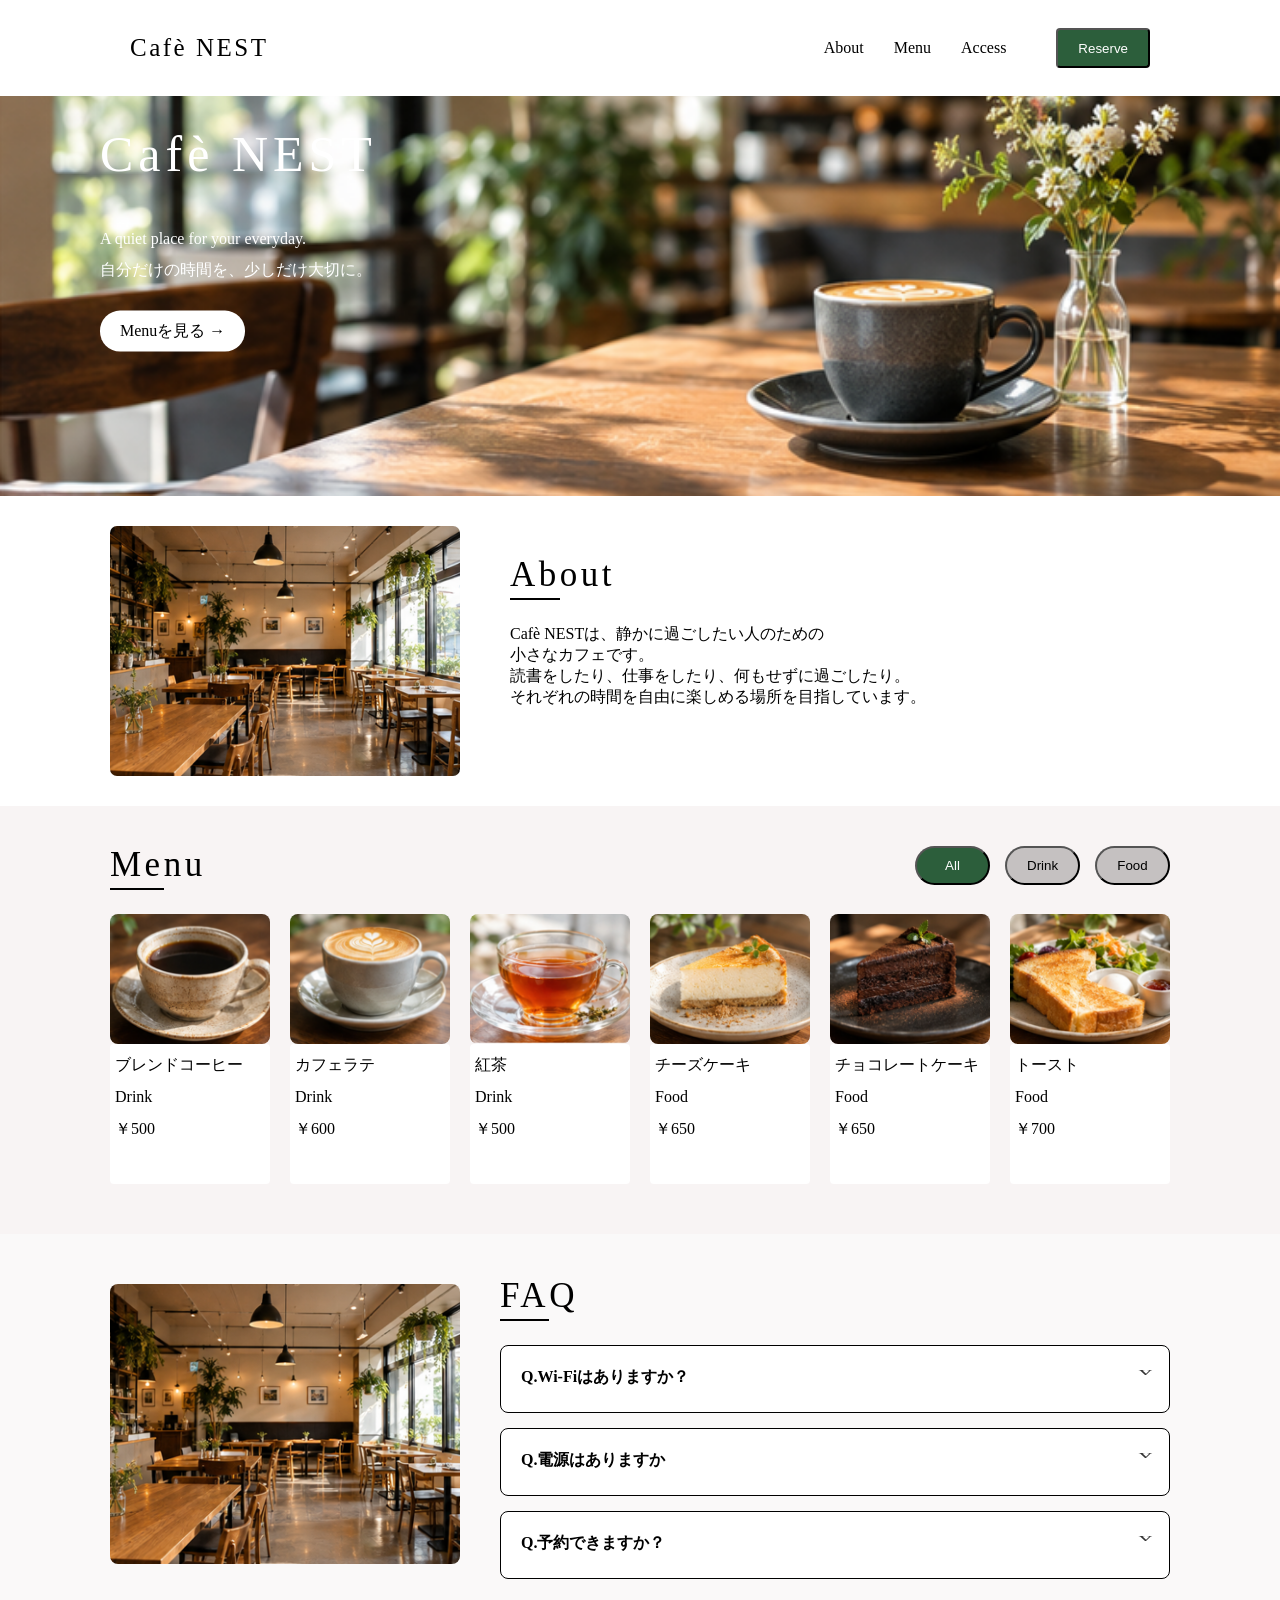
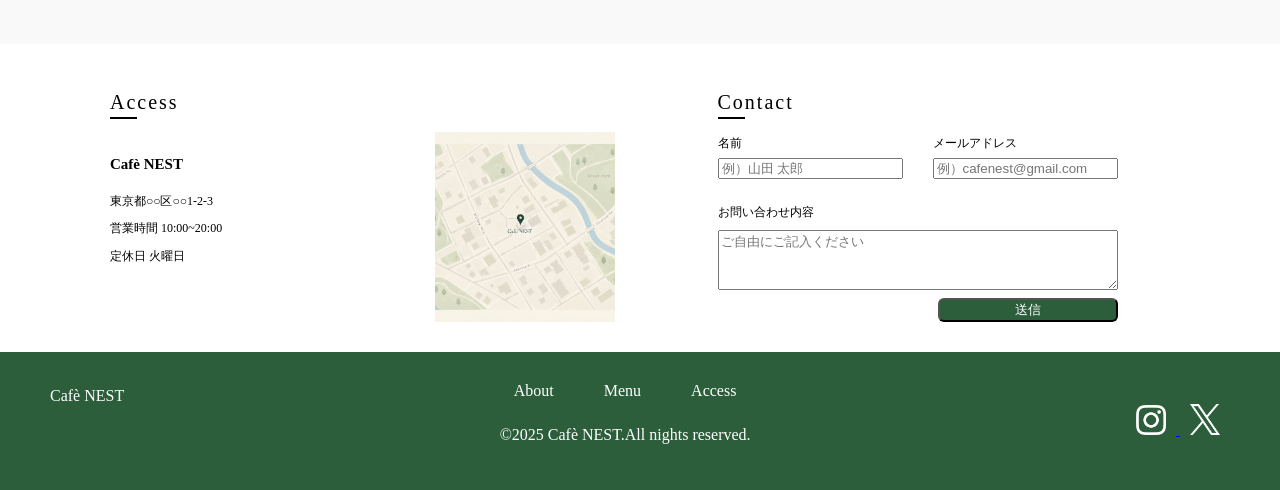
<file: index.html>
<!DOCTYPE html>
<html lang="ja">
<head>
<meta charset="utf-8">
<meta name="viewport" content="width=device-width, initial-scale=1.0">
<link rel="stylesheet" href="css/style.css">
<title>Cafè NEST</title>
</head>
<body>
    <header>
        <a href="index.html" id="logo" class="header">Cafè NEST</a>
        
        <div id="header-inner">
        <nav>
            <a href="#about">About</a>
            <a href="#menu">Menu</a>
            <a href="#access">Access</a>
        </nav>
        <button id="button-reserve">Reserve</button>
        </div>

        <div id="wrapper-hamburger">
        <div class="hamburger-menu">
            <span></span>
            <span></span>
            <span></span>
        </div>

        <div class="overlay"></div>
        

        <nav class="sp-menu">
            <div class="close-btn">
                <span></span>
                <span></span>
                <span></span>
            </div>
            
            <a href="#about">About</a>
            <a href="#menu">Menu</a>
            <a href="#access">Access</a>
        </nav>
        </div>
    </header>

    <main>
        <section id="hero">
        <img src="img/hero.png">
        <div class="hero-content">
        <h1>Cafè NEST</h1>
        <p>A quiet place for your everyday.<br>
        自分だけの時間を、少しだけ大切に。</p>
        <a href="#menu" id="hero-text">Menuを見る →</a>
        </div>
        </section>

        <section id="about">
            <img src="img/cafe_interior.png">
            <div id="about-text">
                <h2><span class="underline">Ab</span>out</h2> 
                <p>Cafè NESTは、静かに過ごしたい人のための<br>
                小さなカフェです。<br>
            読書をしたり、仕事をしたり、何もせずに過ごしたり。<br>
        それぞれの時間を自由に楽しめる場所を目指しています。</p>
            </div>
        </section>

        <section id="menu">
            <div class="menu-inner">
                
            <div class="menu-header">
            <h2><span class="underline">Me</span>nu</h2>
        <div id="menu-txt">
            <button class="menu-btn active">All</button>
            <button class="menu-btn">Drink</button>
            <button class="menu-btn">Food</button>
            </div>
        </div>

            <div id="menu-img">

                <div class="menu-card drink">
                <img src="img/coffee.png">

                    <dl id="coffee">
                        <div class="menu-info">
                        <dt>ブレンドコーヒー</dt>
                        <dd>Drink</dd>
                        </div>
                        <dd class="menu-price">￥500</dd>
                    </dl>
                </div>

                <div class="menu-card drink">
                    <img src="img/latte.png">
                    <dl id="latte">
                        <div class="menu-info">
                        <dt>カフェラテ</dt>
                        <dd>Drink</dd>
                        </div>
                        <dd class="menu-price">￥600</dd>
                    </dl>
                </div>
                
                <div class="menu-card drink">
                <img src="img/tea.png">
                <dl>
                    <div class="menu-info">
                    <dt>紅茶</dt>
                    <dd>Drink</dd>
                    </div>
                    <dd class="menu-price">￥500</dd>
                </dl>
        </div>

                <div class="menu-card food">
                <img src="img/cheesecake.png">
                <dl>
                    <div class="menu-info">
                    <dt>チーズケーキ</dt>
                    <dd>Food</dd>
                    </div>
                    <dd class="menu-price">￥650</dd>
                </dl>
                </div>

                <div class="menu-card food">
                <img src="img/chocolat_cake.png">
                <dl>
                    <div class="menu-info">
                    <dt>チョコレートケーキ</dt>
                    <dd>Food</dd>
                    </div>
                    <dd class="menu-price">￥650</dd>
                </dl>
                </div>

                <div class="menu-card food">
                <img src="img/toast.png">
                <dl>
                    <div class="menu-info">
                    <dt>トースト</dt>
                    <dd>Food</dd>
                    </div>
                    <dd class="menu-price">￥700</dd>
                </dl>
                </div>

            </div>
            </div>
        </section>

        <section id="faq">
            <div id="faq-wrapper">
                    <img src="img/cafe_interior.png">
                    
                    <div class="inner-faq">
                        <h2><span class="underline">FA</span>Q</h2>

                    <div id="wrapper-faq">

                       <div class="faq-card">
                        <div class="faq-content">
                            <h3>Q.Wi-Fiはありますか？</h3>
                            <p class="faq-answer">A.無料Wi-Fiをご利用いただけます。</p>
                        </div>
                        <span class="faq-icon">v</span>
                    </div>

                    <div class="faq-card">
                        <div class="faq-content">
                        <h3>Q.電源はありますか</h3>
                        <p class="faq-answer">A.一部の席に電源をご用意しています。</p>
                        </div>
                        <span class="faq-icon">v</span>
                    </div>

                    <div class="faq-card">
                        <div class="faq-content">
                        <h3>Q.予約できますか？</h3>
                        <p class="faq-answer">A.お電話またはＷｅｂフォームからご予約いただけます。</p>
                    </div>
                    <span class="faq-icon">v</span>
                </div>
            </div>
            
            </div>
            </div>
                </section>

                <div id="under">
                <section id="access">
                    <div id="text-access">
                    <h2 class="under-content"><span class="underline">Ac</span>cess</h2>
                    <h3>Cafè NEST</h3>
                    <p>東京都○○区○○1-2-3<br>
                        営業時間 10:00~20:00<br>
                        定休日 火曜日</p>
                    </div>

                    <div id="img-access">
                        <img src="img/map.png" alt="map">
                        </div>
                </section>
                
                <section id="contact">
                        
                        <form>
                            <h2 class="under-content"><span class="underline">Co</span>ntact</h2>
                            <div id="form-wrapper">
                            <div class="wrapper-form">
                            <label class="inner-form" for="name">名前</label>
                            <input id="name"  type="text" name="username" placeholder="例）山田 太郎">
                                </div>
                                <div class="wrapper-form">
                            <label class="inner-form" for="email">メールアドレス</label>
                            <input id="email" type="email" name="usermail" placeholder="例）cafenest@gmail.com">
                                    </div>
                                    </div>
                                    <div class="wrapper-form">
                            <label class="inner-form" for="inquire">お問い合わせ内容</label>
                            <textarea id="inquire" name="contact" placeholder="ご自由にご記入ください"></textarea>
                                        </div>
                            <button type="button" id="send">送信</button>
                        </form>
                </section>
                </div>

                <div id="page-top">
                    <span>▲</span>
                </div>
                
    </main>
    <footer>
                    <div id="footer">

                        <div id="footer-logo">
                        <a href="index.html">Cafè NEST</a>
                        </div>

                        <div id="footer-center">
                        <div id="footer-menu">
                            <a id="footer-about" href="#about">About</a>
                            <a id="footer-menu" href="#menu">Menu</a>
                            <a id="footer-access" href="#access">Access</a>
                        </div>
                        <p id="copy-right">©2025 Cafè NEST.All nights reserved.</p>
                        </div>

                        <div id="icon">
                            <a href="https://www.instagram.com/?hl=ja" target="_blank" rel="noopener noreferrer">
                            <img src="img/instagram.png">
                            </a>
                            <a href="https://x.com/?lang=ja" target="_blank" rel="noopener noreferrer">
                            <img src="img/x.png">
                            </a>
                        </div>

                    </div>
                </footer>
<script src="https://code.jquery.com/jquery-3.7.1.min.js" integrity="sha256-/JqT3SQfawRcv/BIHPThkBvs0OEvtFFmqPF/lYI/Cxo=" crossorigin="anonymous"></script>                
<script src="index.js"></script>
</body>
</html>
</file>
<file: css/style.css>
@charset "UTF-8";

html {
    scroll-behavior: smooth; 
}

#about, #menu, #access {
    scroll-margin-top: 80px; 
}

html, body {
    width: 100%;
    margin: 0;
    padding: 0;
    overflow-x: hidden; 
}

main{
    width: 100%;
    text-align: center;
}

#page-top{
    position: fixed;
    bottom: 20px;
    right: 20px;
    width: 45px;
    height: 45px;
    background-color: #2c5e3b;
    color: #fff;
    border-radius: 50%;
    display: flex;
    justify-content: center;
    align-items: center;
    cursor: pointer;
    opacity: 0;
    visibility: hidden;
    transition: opacity 0.3s;
    z-index: 998;
}

#page-top:hover{
    background-color: #1e3f28; 
}

#page-top span {
    font-size: 14px;
}

#page-top.is-show {
    opacity: 1;
    visibility: visible;
}

#hero, #menu, #faq, #footer {
    width: 100%;
    box-sizing: border-box;
}

header{
    display: flex;
    padding: 0 40px;
    margin: 28px auto;
    max-width: 1100px;
    width: 100%;
    box-sizing: border-box;
    
}

#logo{
    font-family: Georgia, "Times New Roman", serif;
    font-size: 25px;         
    font-weight: normal;     
    letter-spacing: 0.1em;   
    text-decoration: none;
    color: #000;
    margin: auto 0;
}

.hamburger-menu{
    display: none;
}

#header-inner{
    display: flex;
    gap: 50px;
    margin-left: auto;
}

nav{
    display: flex;
    gap: 30px;
    margin: auto 0;
}

nav a{
    color: #000;
    text-decoration: none;
}

#button-reserve{
    background-color: #2c5e3b; 
    color: #fff;               
    padding: 10px 20px 10px 20px;         
    border-radius: 4px;        
    display: inline-block;     
    height: 40px;
    margin: auto 0;
    cursor: pointer;
}

#hero{
    position: relative;
    height: 400px;
    overflow: hidden;
}

#hero img{
    width: 100%;
    height: 100%;
    object-fit: cover;
    object-position: center bottom;
}

.hero-content{
    position: absolute;
    text-align: left;
    bottom: 10px;
    left: 100px;
    transform: translateY(-50%);
    color: #fff;
    z-index: 10;
}

.hero-content h1{
     font-family: Georgia, "Times New Roman", serif;
    font-size: 50px;         
    font-weight: normal;     
    letter-spacing: 0.1em;   
}

.hero-content p{
    line-height: 1.9;
}

#hero-text{
    display: inline-block;
    padding: 10px 20px;
    margin-top: 10px;
    background-color: #fff;
    border-radius: 20px;
    color: #000;
    text-decoration: none;
}

.underline {
    border-bottom: 2px solid #000; 
    padding-bottom: 4px;              
}

#about{
    display: flex;
    text-align: left;
    gap: 50px;
    max-width: 1100px;
    margin: 0 auto;
    padding: 30px 20px;
    box-sizing: border-box;
}

#about h2{
    font-family: Georgia, "Times New Roman", serif;
    font-size: 35px;         
    font-weight: normal;     
    letter-spacing: 0.1em;   
}

#about img{
    border-radius: 7px;
    width: 350px;
    height: 250px;
    object-fit: cover;
    border-radius: 7px;
}

#menu{
    background-color: #f8f4f4;
}

.menu-inner{
    padding: 10px 20px 40px;
    max-width: 1100px;
    margin: 0 auto;
    box-sizing: border-box;
}

.menu-header{
    display: flex;
    align-items: center;
    justify-content: space-between;
    gap: 20px;
}

.menu-header h2{
    font-family: Georgia, "Times New Roman", serif;
    font-size: 35px;         
    font-weight: normal;     
    letter-spacing: 0.1em;   
}

#menu-txt{
    display: flex;
    gap: 15px;
}

#menu-txt button{
    gap: 30px;
    width: 75px;
    background-color: #c5c1c1;
    border-radius: 40px;
    padding: 10px 20px;
    text-align: center;
    cursor: pointer;
    transition: background-color 0.2s;
}

#menu-txt button.active{
    background-color: #2c5e3b;
    color: #fff;
}

#menu-img{
    display: flex;
    gap: 20px;
}

.menu-card{
    display: flex;
    flex-direction: column;
    gap: 0;
    width: 160px;
    height: 280px;
}

.menu-card.is-hidden{
    display: none;
}

#menu-img img{
    width: 160px;
    height: 130px;
    object-fit: cover;
    border-radius: 8px;
}

#menu-img dl{
    background-color: #fff;
    margin: 0;
    padding: 5px;
    border-radius: 4px;
    text-align: left;
    height: 130px;
    line-height: 2;
}

dd{
    margin-inline-start: 0;
}

#faq{
    display: block;
    background-color: #faf9f9;
}

#faq-wrapper {
    display: flex;
    align-items: flex-start;
    text-align: left;
    gap: 40px;
    max-width: 1100px;
    width: 100%;             
    margin: 0 auto;
    padding: 50px 20px;
    box-sizing: border-box;  
}

#faq img {
    max-width: 350px;        
    width: 100%;
    height: 280px;            
    object-fit: cover;
    border-radius: 8px;
}

.inner-faq {
    flex: 1;                 
    min-width: 0;            
    margin-top: -37px;
}

.inner-faq h2{
    font-family: Georgia, "Times New Roman", serif;
    font-size: 35px;         
    font-weight: normal;     
    letter-spacing: 0.1em;   
}


.faq-card {
    display: flex;
    justify-content: space-between;
    align-items: center;
    background-color: #fff;
    border: 1px solid #000;
    border-radius: 8px;
    padding: 15px 20px;
    margin-bottom: 15px;
    line-height: 2;
    width: 100%;             
    box-sizing: border-box;  
    cursor: pointer;
}

.faq-card.is-open .faq-answer {
    display: block;
}

.faq-content{
    display: flex;
    flex-direction: column;
    gap: 8px;
    width: 100%;
}

.faq-card h3{
    margin: 0;
    font-size: 16px;
    font-weight: 600;
    padding-left: 0;
    margin-bottom: 4px;
}

.faq-answer{
    display: none;
    margin: 0;
    font-size: 13px;
    color: #555;
    padding-left: 20px;
    font-size: 13px;
    color: #555;
}

.faq-icon{
    font-size: 14px;
    color: #333;
    display: inline-block;        
    transform: scale(1.9, 0.8) translateY(-9px);   
    transition: transform 0.3s;
}

.faq-card.is-open .faq-icon{
    transform: scale(1.9, 0.8) translateY(-9px) rotate(180deg);
}

#under{
    display: flex;
    justify-content: center;
    align-items: stretch;
    gap: 50px;
    max-width: 1100px;
    width: 100%;
    margin: 0 auto;
    padding: 30px 20px;
    box-sizing: border-box;
}

#access, #contact{
    flex: 1;
    box-sizing: border-box;
}

.under-content{
    font-size: 20px;
}

#access{
    display: flex;
    flex-direction: column;
    justify-content: space-between;
    position: relative;
}

h3{
    font-size: 15px;
    margin-top: 42px;
}

#text-access{
    text-align: left;
}

#text-access p{
    font-size: 12px;
    line-height: 2.3;
}

#access h2{
    font-family: Georgia, "Times New Roman", serif;
    font-weight: normal;     
    letter-spacing: 0.1em;   
}

#access img{
    width: 180px;
    height: 190px;
    object-fit: cover;
    position: absolute;
    bottom: 0;
    right: 0;
    padding-bottom: 0px;
}

#contact form{
    display: flex;
    flex-direction: column;
    max-width: 400px;
    width: 100%;
    margin: 0 auto;
    gap: 5px;
    
}

#contact h2{
    font-family: Georgia, "Times New Roman", serif;
    font-weight: normal;     
    letter-spacing: 0.1em;   
    text-align: left;
}

#contact input,
#contact textarea {
    width: 100%;           
    box-sizing: border-box; 
}

#send{
    background-color: #2c5e3b;
    color: #fff;
    width: 180px;
    text-align: center;
    border-radius: 6px;
    display: block;
    margin-left: auto;
    margin-right: 0;
    cursor: pointer;
}

#form-wrapper{
    display: flex;
    gap: 30px;
    margin-bottom: 20px;
}

.wrapper-form{
    text-align: left;        
    width: 100%;
    display: flex;
    flex-direction: column;
    gap: 7px;
}

.inner-form{
    display: block;
    text-align: left;
    margin-bottom: -1px;
    font-size: 12px;
}

#inquire{
    margin: 3px 0;
    height: 60px;
}

#access,#contact{
    flex: 1;
}

#footer{
    display: flex;
    color: #fff;
    background-color: #2c5e3b;
    justify-content: space-between;
    align-items: center;
    width: 100%;
    padding: 30px 50px;
}

#footer-logo{
    margin-bottom: 50px;
}

#footer-logo a{
        color: #fff;
        text-decoration: none;
    }

#footer-center{
    display: flex;
    flex-direction: column;
    align-items: center;
    text-align: center;
    gap: 10px;
}

#footer-menu{
    display: flex;
    gap: 50px;
}

#footer-about{
    color: #fff;
    text-decoration: none;
}

#footer-menu{
    color: #fff;
    text-decoration: none;
}

#footer-access{
    color: #fff;
    text-decoration: none;
}


#icon img{
    width: 30px;
    height: auto;
    margin: 0 10px;
}

.sp-menu{
    display: none;
}

@media screen and (max-width: 1100px) {
    .menu-inner {
        width: 100%;
        max-width: 1100px;
        margin: 0 auto;
        padding: 10px 20px 40px;
        box-sizing: border-box;
    }

    #menu-img {
        display: grid;
        grid-template-columns: repeat(2, minmax(280px, 460px)); 
        justify-content: center;                
        gap: 40px 20px;                         
        width: 100%;
        max-width: 1000px;                      
        margin: 0 auto;                         
        box-sizing: border-box;
    }

.menu-card {
        width: 410px;            
        display: flex;
        flex-direction: column;  
    }

#menu-img dl {
    text-align: center;      
    margin: 0 auto;
    box-sizing: border-box;
}

.menu-info {
    display: flex;
    flex-direction: column;
    text-align: center;      
    align-items: center;     
}

    #menu-img img {
        width: 100%;             
        height: 160px;
        object-fit: cover;
        border-radius: 8px 8px 0 0; 
    }

    #menu-img dl {
        width: 100%;
        box-sizing: border-box;
        border-radius: 0 0 8px 8px; 
    }
}

@media screen and (max-width: 768px) {

    .overlay{
        display: none;
        position: fixed;
        top: 0;
        left: 0;
        width: 100%;
        height: 100%;
        background: rgba(0, 0, 0, 0.4);
        backdrop-filter: blur(8px);
        z-index: 999;
        cursor: pointer;
    }

    body.menu-open .overlay{
        display: block;
    }

    header {
        display: flex;
        align-items: center;
        justify-content: space-between;
        width: 100%;
        padding: 0 20px;
        margin: 15px 0px;
        box-sizing: border-box;
        gap: 0;
    }

    #header-inner {
        display: none !important; 
    }

    #logo {
    font-size: 20px;
}

    .hamburger-menu {
        display: flex !important;
        flex-direction: column;
        justify-content: space-between;
        width: 25px;
        height: 18px;
        margin: auto 0;
        cursor: pointer;
    }

    .hamburger-menu.open span:nth-child(1) {
    transform: translateY(8px) rotate(45deg);
}
.hamburger-menu.open span:nth-child(2) {
    opacity: 0;
}
.hamburger-menu.open span:nth-child(3) {
    transform: translateY(-8px) rotate(-45deg);
}

    .hamburger-menu span {
        display: block;
        width: 100%;
        height: 2px;
        background-color: #000;
        border-radius: 2px;
    }

    .sp-menu {
        display: block;
        position: fixed;
        top: 0;
        right: -280px;
        width: 280px;
        height: 100%;
        padding-top: 80px;
        background: #212121;
        z-index: 1000;
    }

    .close-btn{
        position: absolute;
        top: 25px;
        left: 25px;
        width: 25px;
        height: 18px;
        cursor: pointer;
        display: flex;
        flex-direction: column;
        justify-content: space-between;
    }

    .close-btn span {
        display: block;
        width: 100%;
        height: 2px;
        background-color: #fff;
        border-radius: 2px;
        transition: transform 0.3s, opacity 0.3s;
    }

    .close-btn span:nth-child(1) {
        transform: translateY(8px) rotate(45deg);
    }
    .close-btn span:nth-child(2) {
        opacity: 0;
    }
    .close-btn span:nth-child(3) {
        transform: translateY(-8px) rotate(-45deg);
    }

    .sp-menu a{
        display: block;
        color: #fff;
        text-decoration: none;
        padding: 15px 30px;
        font-size: 16px;
        text-align: left;
    }

    #hero{
    height: 230px;
}

    #hero img {
        border-radius: 7px;
    }

    .hero-content{
    text-align: left;
    bottom: -56px;
    left: 30px;
    }

    .hero-content h1 {
    font-size: 34px;
}

.hero-content p {
    font-size: 12px;
}

#hero-text {
    padding: 9px 20px;
    margin-top: 10px;
    font-size: 12px;
}

    #about {
        display: grid;
        grid-template-columns: auto 1fr; 
        gap: 15px 20px; 
        align-items: center; 
    }

    #about img {
        grid-column: 1;
        grid-row: 1;
        width: 150px; 
        height: auto;
    }

    #about-text {
        display: contents; 
    }

    #about h2 {
        grid-column: 2;
        grid-row: 1;
        margin: -72px 0 0 0;
        font-size: 24px;
    }

    #about p {
        grid-column: 1 / -1; 
        grid-row: 2;         
        margin: 0;
        font-size: 12px;
        line-height: 1.6;
    }

    #menu{
        background-color: #faf9f9;;
    }

    .menu-header h2{
        font-size: 24px;
    }

    #menu-txt button{
        font-size: 10px;
        width: 66px;
        height: 34px;
    }

    #menu-img {
        display: flex;
        flex-direction: column; 
        align-items: center;    
        gap: 20px;              
        width: 100%;
        flex-wrap: wrap;
        justify-content: center;
    }

    #menu-img img{
        width: 104px;
        height: 80px;
        border-radius: 8px; 
        flex-shrink: 0;             
    }

    #menu-img dl{
        display: flex;
        justify-content: space-between;
        align-items: center;
        width: 100%;                
        height: 70px;box-sizing: border-box;
        border-radius: 0 8px 8px 0; 
        margin: 0;
        padding: 10px 15px;         
        background-color: #faf9f9;;
    }

    .menu-card {
        width: 100%;
        max-width: none;       
        height: auto;           
        display: flex;
        flex-direction: row;    
        gap: 0px;              
        align-items: stretch;  
    }

    .menu-card dl{
        display: flex;
        justify-content: space-between;
        align-content: center;
        width: 100%;
    }

    .menu-info{
        display: flex;
        flex-direction: column;
        text-align: left;
    }

    .menu-price{
        font-weight: bold;
    }

    #faq{
        background-color: #f8f4f4;;
    }

    #faq img{
        display: none;
    }

    #under{
        background-color: #f8f4f4;
        display: block;
        padding: 0 30px;
        box-sizing: border-box;
    }

    #access img{
        width: 130px;
        height: 120px;
    }

    #form-wrapper{
        flex-direction: column;
        gap: 12px;
    }
    
    #contact{
        margin-bottom: 30px;
    }

    #contact form{
        display: flex;
        flex-direction: column;
        gap: 12px;
        margin: 0;
        max-width: none;
        width: 100%;
    }

    .wrapper-form{
        display: flex;
        flex-direction: column;
        gap: 7px;
    }

    input{
        height: 30px;
    }

    #send{
        width: 100%;
        height: 30px;
    }

    #footer{
        display: grid;
        grid-template-columns: 1fr 1fr;
        grid-template-rows: auto auto;
        gap: 20px;
        position: relative;
        flex-direction: column;
        height: 140px;                  
        padding: 20px 20px;
        border-radius: 8px;
        justify-content: space-between;
        align-items: center;
        padding: 20px;
        box-sizing: border-box;
    }

    #footer-center {
        grid-column: 1 / -1;
        grid-row: 2;
        justify-self: center;align-self: center;
        display: flex;
        flex-direction: column;
        align-items: center;
        justify-content: center;        
        width: 100%;
        margin: 14;
        gap: 10px;
    }

    #footer-menu{
        display: none;
    }

    #footer-logo,#icon{
        margin-bottom: 75px;
    }

    #footer-logo{
        grid-column: 1;
        grid-row: 1;
        justify-self: start;
        align-self: center;
        margin: 0;
        white-space: nowrap;
        margin-bottom: 0px;
    }

    #footer-logo a {
        color: #fff;
        text-decoration: none;
        font-size: 18px;                
    }

    #icon{
        grid-column: 2;
        grid-row: 1;
        justify-self: end;
        align-self: center;
        display: flex;
        flex-wrap: nowrap;
        align-items: center;
        margin-bottom: 0px;
        gap: 10px;
    }

    #icon img{
        width: 24px;
        height: auto;
        margin: 0px;
    }

    #copy-right{
       white-space: nowrap;
        font-size: 10px; 
        margin: 0;
        color: #fff;
    }

}
</file>
